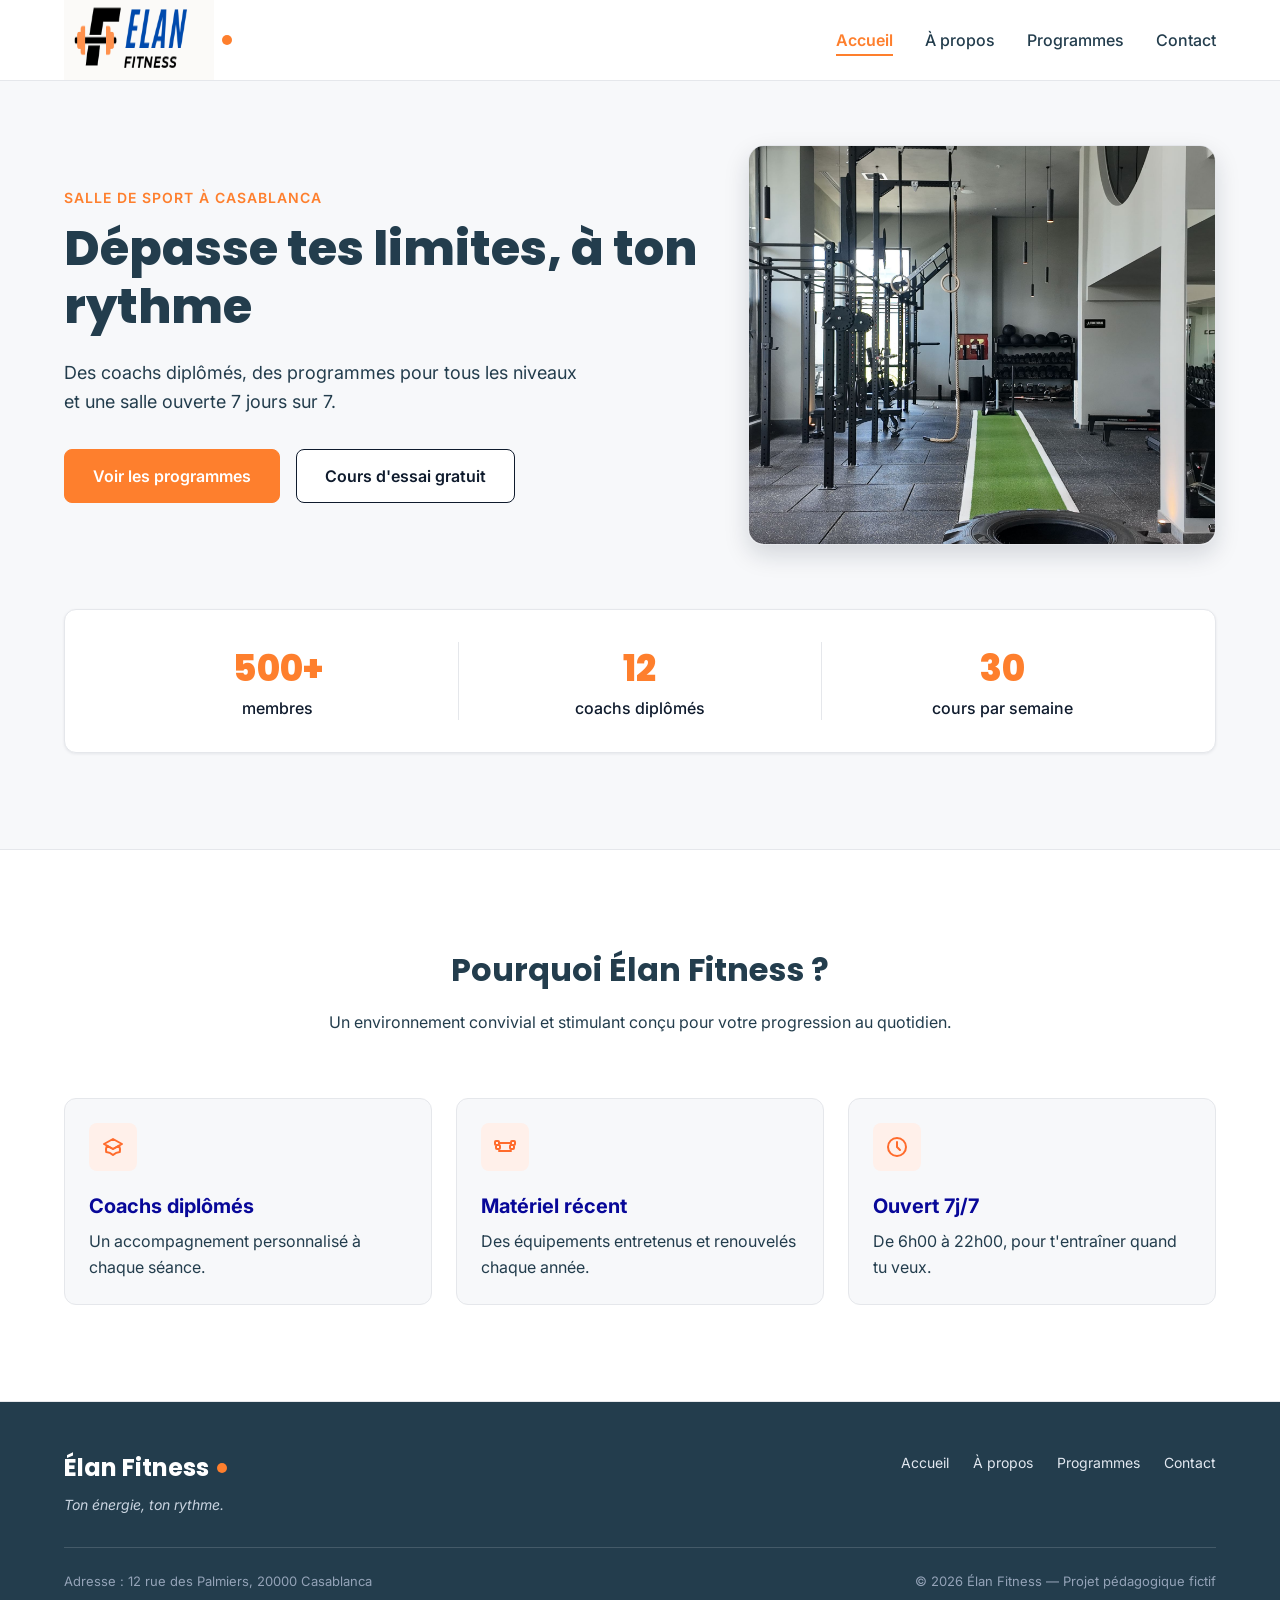
<file: index.html>
<!DOCTYPE html>
<html lang="fr">
<head>
  <meta charset="UTF-8">
  <meta name="viewport" content="width=device-width, initial-scale=1">
  <meta name="description" content="Élan Fitness, salle de sport à Casablanca : musculation, yoga, cardio et boxe fitness avec des coachs diplômés. Réservez votre cours d'essai gratuit.">
  <title>Élan Fitness | Salle de sport à Casablanca</title>
  <link rel="icon" type="image/png" href="./img/logologo.png" >
  <link rel="preconnect" href="https://fonts.googleapis.com">
  <link rel="preconnect" href="https://fonts.gstatic.com" crossorigin>
  <link href="https://fonts.googleapis.com/css2?family=Inter:wght@400;500;600&family=Poppins:wght@600;700;800&display=swap" rel="stylesheet">

  <link rel="stylesheet" href="style.css">
</head>

<body>

  <header class="en-tete">
    <div class="conteneur en-tete-contenu">
      <a href="./accueil.html" class="logo"><img src="./img/logologo.png" alt="logo du page Elan Fitness" height="80" width="150"></a>

      <nav aria-label="Navigation principale">
        <ul class="menu">
          <li><a href="./index.html" class="lien-actif">Accueil</a></li>
          <li><a href="./aPropos.html">À propos</a></li>
          <li><a href="./programme.html">Programmes</a></li>
          <li><a href="./contact.html">Contact</a></li>
      </nav>
    </div>
  </header>

  <main>

    <section id="accueil" class="hero">
      <div class="conteneur">

        <div class="hero-contenu">
          <div class="hero-texte">
            <p class="sur-titre">Salle de sport à Casablanca</p>
            <h1>Dépasse tes limites, à ton rythme</h1>
            <p class="hero-description">
              Des coachs diplômés, des programmes pour tous les niveaux et une salle ouverte 7 jours sur 7.
            </p>
            <div class="boutons">
              <a href="#programmes" class="bouton bouton-principal">Voir les programmes</a>
              <a href="#contact" class="bouton bouton-secondaire">Cours d'essai gratuit</a>
            </div>
          </div>

          <img class="hero-image" src="img/img1.jpg" alt="Des personnes s'entraînent dans une salle de sport lumineuse à Casablanca">
        </div>

        <div class="chiffres">
          <div class="chiffre">
            <p class="chiffre-nombre">500+</p>
            <p>membres</p>
          </div>
          <div class="chiffre">
            <p class="chiffre-nombre">12</p>
            <p>coachs diplômés</p>
          </div>
          <div class="chiffre">
            <p class="chiffre-nombre">30</p>
            <p>cours par semaine</p>
          </div>
        </div>

      </div>
    </section>

    <section class="section section-blanche">
      <div class="conteneur">

        <div class="section-titre">
          <h2>Pourquoi Élan Fitness ?</h2>
          <p>Un environnement convivial et stimulant conçu pour votre progression au quotidien.</p>
        </div>

        <div class="cartes">
          <article class="carte carte-avantage">
            <div class="icone"><img src="img/icone-coach.svg" alt="icone coach"></div>
            <h3>Coachs diplômés</h3>
            <p>Un accompagnement personnalisé à chaque séance.</p>
          </article>

          <article class="carte carte-avantage">
            <div class="icone"><img src="img/icone-materiel.svg" alt="icon material"></div>
            <h3>Matériel récent</h3>
            <p>Des équipements entretenus et renouvelés chaque année.</p>
          </article>

          <article class="carte carte-avantage">
            <div class="icone"><img src="img/icone-horloge.svg" alt="icon temps"></div>
            <h3>Ouvert 7j/7</h3>
            <p>De 6h00 à 22h00, pour t'entraîner quand tu veux.</p>
          </article>
        </div>

      </div>
    </section>

    

  <footer class="pied-de-page">
    <div class="conteneur">

      <div class="pied-haut">
        <div>
          <p class="logo logo-clair">Élan Fitness</p>
          <p class="slogan">Ton énergie, ton rythme.</p>
        </div>

        <nav aria-label="Navigation du pied de page">
          <ul class="menu menu-pied">
            <li><a href="./index.html">Accueil</a></li>
            <li><a href="./aPropos.html">À propos</a></li>
            <li><a href="./programme.html">Programmes</a></li>
            <li><a href="./contact.html">Contact</a></li>
          </ul>
        </nav>
      </div>

      <div class="pied-bas">
        <p>Adresse : 12 rue des Palmiers, 20000 Casablanca</p>
        <p>&copy; 2026 Élan Fitness — Projet pédagogique fictif</p>
      </div>

    </div>
  </footer>

</body>
</html>
</file>
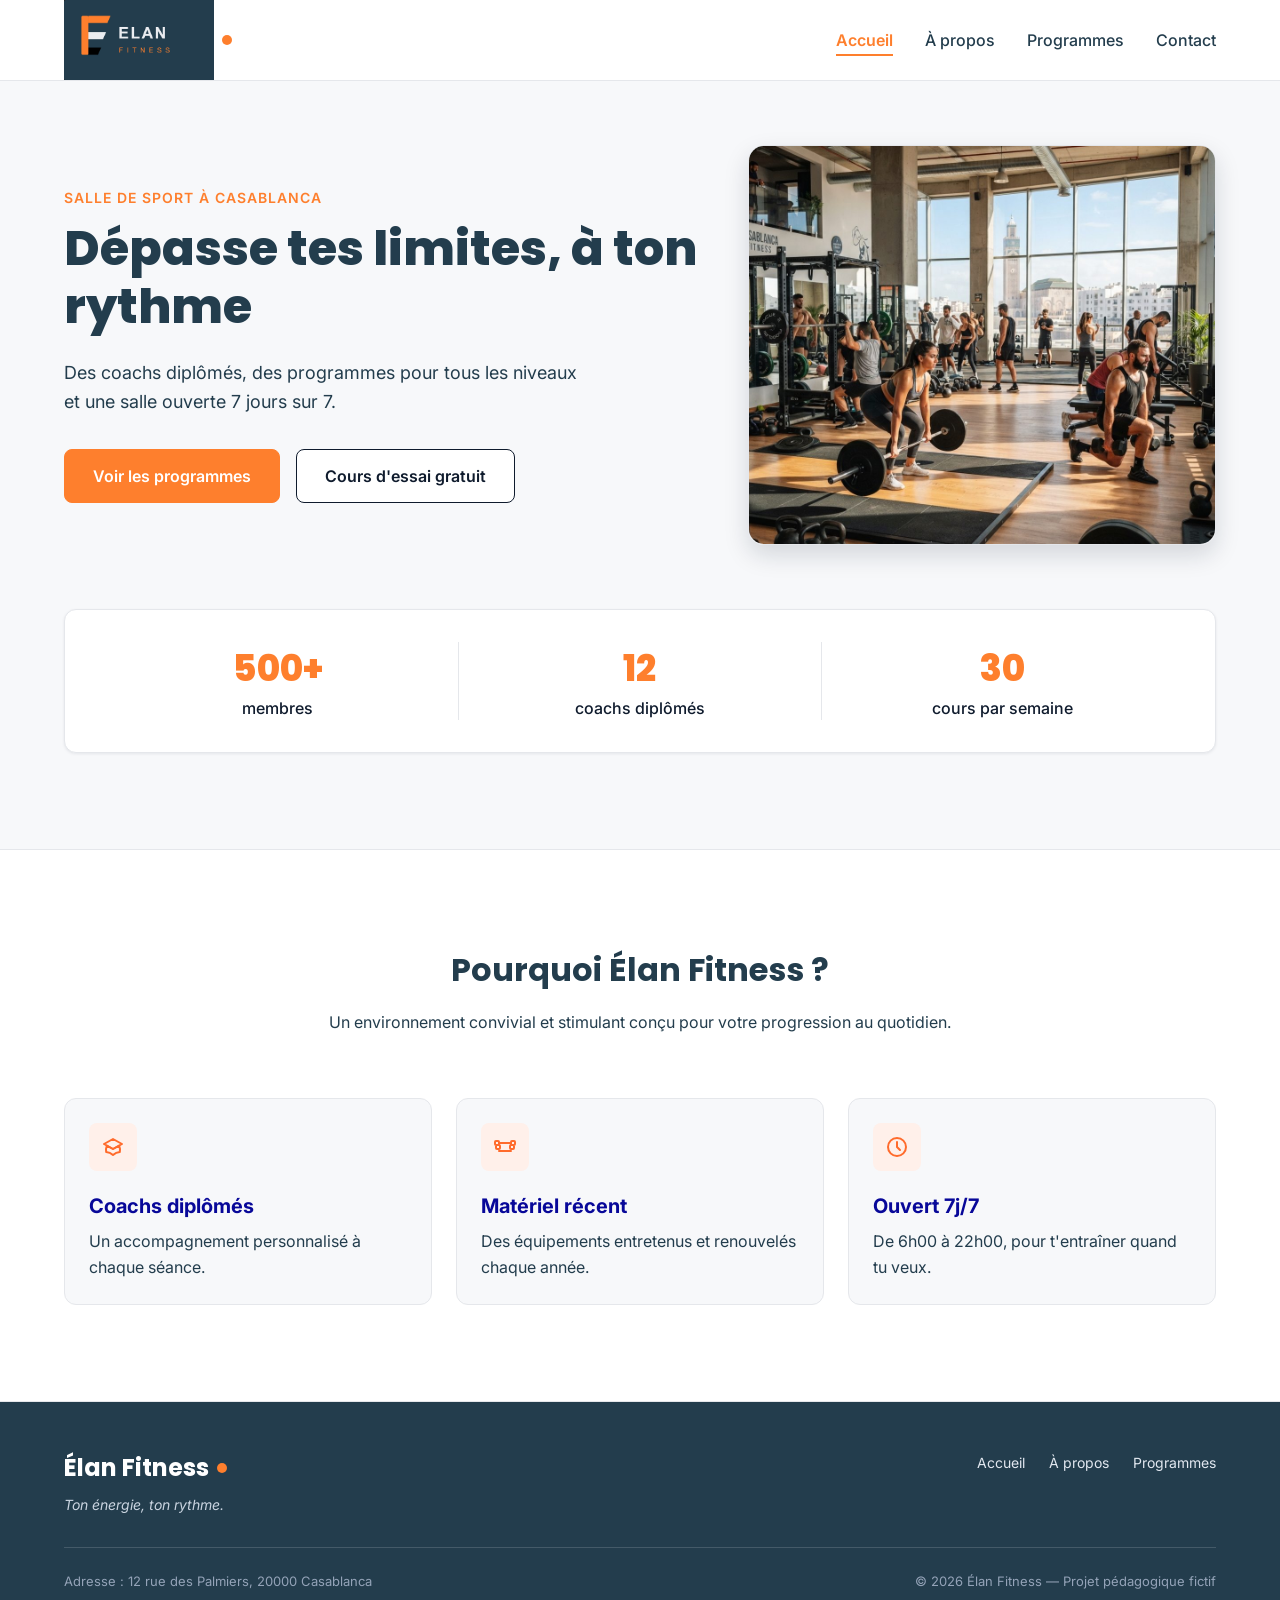
<file: accueil.html>
<!DOCTYPE html>
<html lang="fr">
<head>
  <meta charset="UTF-8">
  <meta name="viewport" content="width=device-width, initial-scale=1">
  <meta name="description" content="Élan Fitness, salle de sport à Casablanca : musculation, yoga, cardio et boxe fitness avec des coachs diplômés. Réservez votre cours d'essai gratuit.">
  <title>Élan Fitness | Salle de sport à Casablanca</title>

  <link rel="preconnect" href="https://fonts.googleapis.com">
  <link rel="preconnect" href="https://fonts.gstatic.com" crossorigin>
  <link href="https://fonts.googleapis.com/css2?family=Inter:wght@400;500;600&family=Poppins:wght@600;700;800&display=swap" rel="stylesheet">

  <link rel="stylesheet" href="style.css">
</head>

<body>

  <header class="en-tete">
    <div class="conteneur en-tete-contenu">
      <a href="./accueil.html" class="logo"><img src="./img/logo elanfitness.png" height="80px" width="150px"></a>

      <nav aria-label="Navigation principale">
        <ul class="menu">
          <li><a href="./accueil.html" class="lien-actif">Accueil</a></li>
          <li><a href="./aPropos.html">À propos</a></li>
          <li><a href="./programme.html">Programmes</a></li>
          <li><a href="./contact.html">Contact</a></li>
        </ul>
      </nav>
    </div>
  </header>

  <main>

    <section id="accueil" class="hero">
      <div class="conteneur">

        <div class="hero-contenu">
          <div class="hero-texte">
            <p class="sur-titre">Salle de sport à Casablanca</p>
            <h1>Dépasse tes limites, à ton rythme</h1>
            <p class="hero-description">
              Des coachs diplômés, des programmes pour tous les niveaux et une salle ouverte 7 jours sur 7.
            </p>
            <div class="boutons">
              <a href="#programmes" class="bouton bouton-principal">Voir les programmes</a>
              <a href="#contact" class="bouton bouton-secondaire">Cours d'essai gratuit</a>
            </div>
          </div>

          <img class="hero-image" src="img/hero.jpg" alt="Des personnes s'entraînent dans une salle de sport lumineuse à Casablanca">
        </div>

        <div class="chiffres">
          <div class="chiffre">
            <p class="chiffre-nombre">500+</p>
            <p>membres</p>
          </div>
          <div class="chiffre">
            <p class="chiffre-nombre">12</p>
            <p>coachs diplômés</p>
          </div>
          <div class="chiffre">
            <p class="chiffre-nombre">30</p>
            <p>cours par semaine</p>
          </div>
        </div>

      </div>
    </section>

    <section class="section section-blanche">
      <div class="conteneur">

        <div class="section-titre">
          <h2>Pourquoi Élan Fitness ?</h2>
          <p>Un environnement convivial et stimulant conçu pour votre progression au quotidien.</p>
        </div>

        <div class="cartes">
          <article class="carte carte-avantage">
            <div class="icone"><img src="img/icone-coach.svg" alt=""></div>
            <h3>Coachs diplômés</h3>
            <p>Un accompagnement personnalisé à chaque séance.</p>
          </article>

          <article class="carte carte-avantage">
            <div class="icone"><img src="img/icone-materiel.svg" alt=""></div>
            <h3>Matériel récent</h3>
            <p>Des équipements entretenus et renouvelés chaque année.</p>
          </article>

          <article class="carte carte-avantage">
            <div class="icone"><img src="img/icone-horloge.svg" alt=""></div>
            <h3>Ouvert 7j/7</h3>
            <p>De 6h00 à 22h00, pour t'entraîner quand tu veux.</p>
          </article>
        </div>

      </div>
    </section>

    

  <footer class="pied-de-page">
    <div class="conteneur">

      <div class="pied-haut">
        <div>
          <p class="logo logo-clair">Élan Fitness</p>
          <p class="slogan">Ton énergie, ton rythme.</p>
        </div>

        <nav aria-label="Navigation du pied de page">
          <ul class="menu menu-pied">
            <li><a href="#accueil">Accueil</a></li>
            <li><a href="#a-propos">À propos</a></li>
            <li><a href="#programmes">Programmes</a></li>
          </ul>
        </nav>
      </div>

      <div class="pied-bas">
        <p>Adresse : 12 rue des Palmiers, 20000 Casablanca</p>
        <p>&copy; 2026 Élan Fitness — Projet pédagogique fictif</p>
      </div>

    </div>
  </footer>

</body>
</html>
</file>
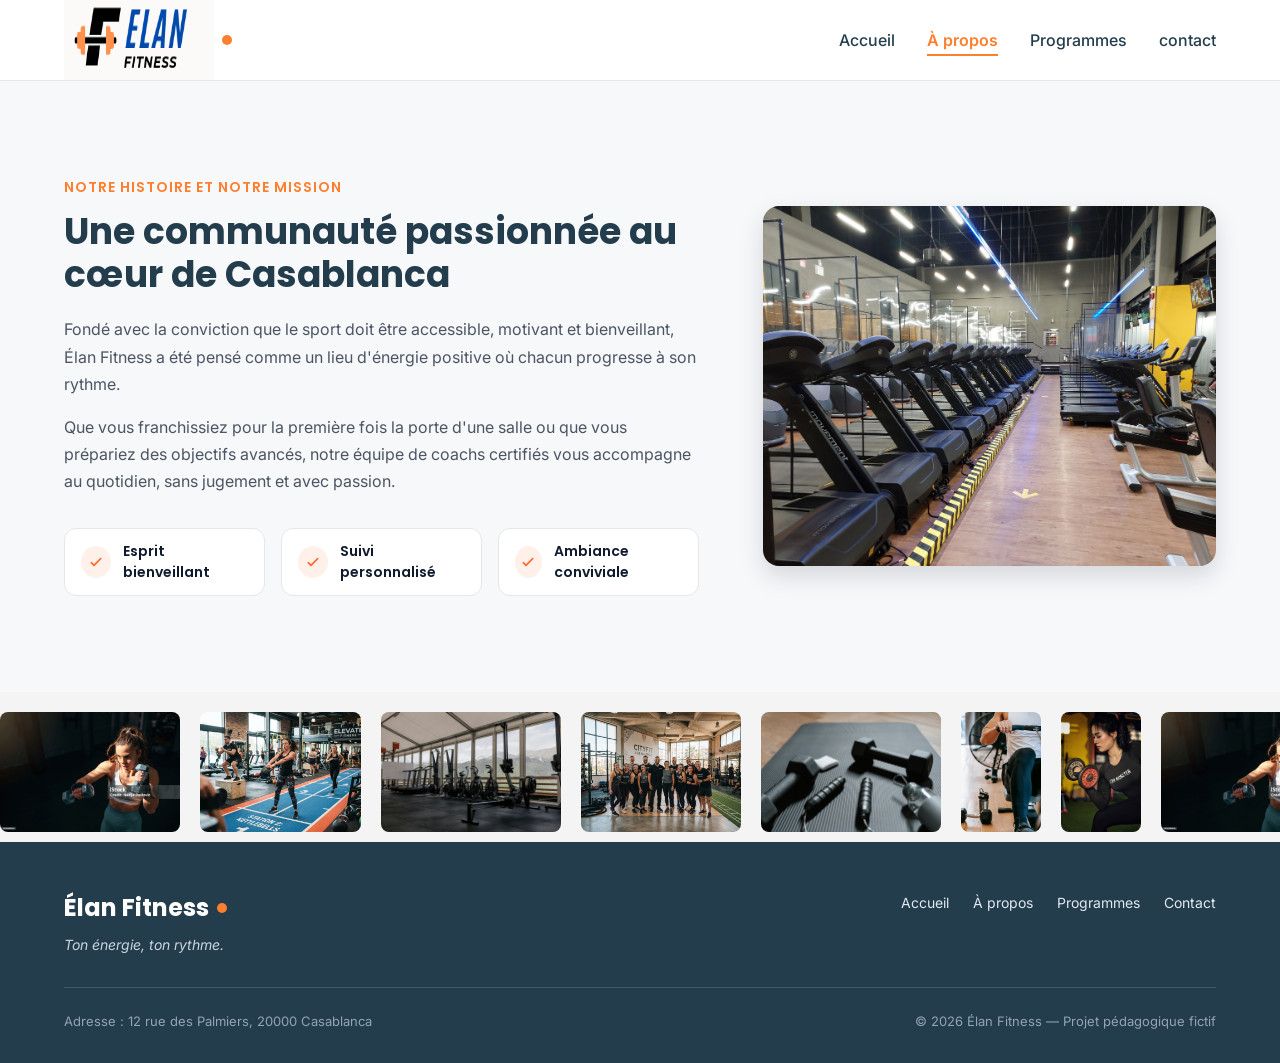
<file: aPropos.html>
<!DOCTYPE html>
<html lang="fr">
<head>
  <meta charset="UTF-8">
  <meta name="viewport" content="width=device-width, initial-scale=1">
  <meta name="description" content="Élan Fitness, salle de sport à Casablanca : musculation, yoga, cardio et boxe fitness avec des coachs diplômés. Réservez votre cours d'essai gratuit.">
  <title>Élan Fitness | Salle de sport à Casablanca</title>
  <link rel="icon" type="image/png" href="./img/logologo.png" >
  <link rel="preconnect" href="https://fonts.googleapis.com">
  <link rel="preconnect" href="https://fonts.gstatic.com" crossorigin>
  <link href="https://fonts.googleapis.com/css2?family=Inter:wght@400;500;600&family=Poppins:wght@600;700;800&display=swap" rel="stylesheet">

  <link rel="stylesheet" href="style.css">
</head>

<body>

  <header class="en-tete">
    <div class="conteneur en-tete-contenu">
      <a href="./accueil.html" class="logo"><img src="./img/logologo.png" alt="logo de la page elan fitness" height="80" width="150"></a>

      <nav aria-label="Navigation principale">
        <ul class="menu">
          <li><a href="./index.html" >Accueil</a></li>
          <li><a href="./aPropos.html" class="lien-actif">À propos</a></li>
          <li><a href="./programme.html">Programmes</a></li>
          <li><a href="./contact.html">contact</a></li>
        </ul>
      </nav>
    </div>
  </header>
  

    <section id="a-propos" class="section">
      <div class="conteneur apropos-contenu">
        <div class="apropos-texte">

          <h1 class="sur-titre">Notre histoire et notre mission</h1>
          <h2>Une communauté passionnée au cœur de Casablanca</h2>
          <p>
            Fondé avec la conviction que le sport doit être accessible, motivant et bienveillant,
            Élan Fitness a été pensé comme un lieu d'énergie positive où chacun progresse à son rythme.
          </p>
          <p>
            Que vous franchissiez pour la première fois la porte d'une salle ou que vous prépariez des
            objectifs avancés, notre équipe de coachs certifiés vous accompagne au quotidien, sans
            jugement et avec passion.
          </p>

          <ul class="valeurs">
            <li class="valeur">
              <div class="icone icone-petite"><img src="img/icone-check.svg" alt="icon check"></div>
              <span>Esprit bienveillant</span>
            </li>
            <li class="valeur">
              <div class="icone icone-petite"><img src="img/icone-check.svg" alt="icon check"></div>
              <span>Suivi personnalisé</span>
            </li>
            <li class="valeur">
              <div class="icone icone-petite"><img src="img/icone-check.svg" alt="icon check"></div>
              <span>Ambiance conviviale</span>
            </li>
          </ul>
        </div>

        <img class="apropos-image" src="img/img4.jpg" alt="L'équipe de coachs d'Élan Fitness réunie dans la salle">

      </div>
    </section>

    <div class="diaporama-container">
      <div class="diaporama-roule">
        <img src="./img/contact.jpg" alt="Image 1">
        <img src="./img/cardio.jpg" alt="Image 2">
        <img src="./img/conttact.jpg" alt="Image 3">
        <img src="./img/equipe.jpg" alt="Image 4">
        
        <img src="./img/img3.jpg" alt="Image 1">
        <img src="./img/img5.jpg" alt="Image 2">
        <img src="./img/img7.jpg" alt="Image 3">
        <img src="./img/contact.jpg" alt="Image 4">
      </div>
    </div>


    

  <footer class="pied-de-page">
    <div class="conteneur">

      <div class="pied-haut">
        <div>
          <p class="logo logo-clair">Élan Fitness</p>
          <p class="slogan">Ton énergie, ton rythme.</p>
        </div>

        <nav aria-label="Navigation du pied de page">
          <ul class="menu menu-pied">
            <li><a href="./index.html">Accueil</a></li>
            <li><a href="./aPropos.html">À propos</a></li>
            <li><a href="./programme.html">Programmes</a></li>
            <li><a href="./contact.html">Contact</a></li>
          </ul>
        </nav>
      </div>

      <div class="pied-bas">
        <p>Adresse : 12 rue des Palmiers, 20000 Casablanca</p>
        <p>&copy; 2026 Élan Fitness — Projet pédagogique fictif</p>
      </div>

    </div>
  </footer>

</body>
</html>
</file>
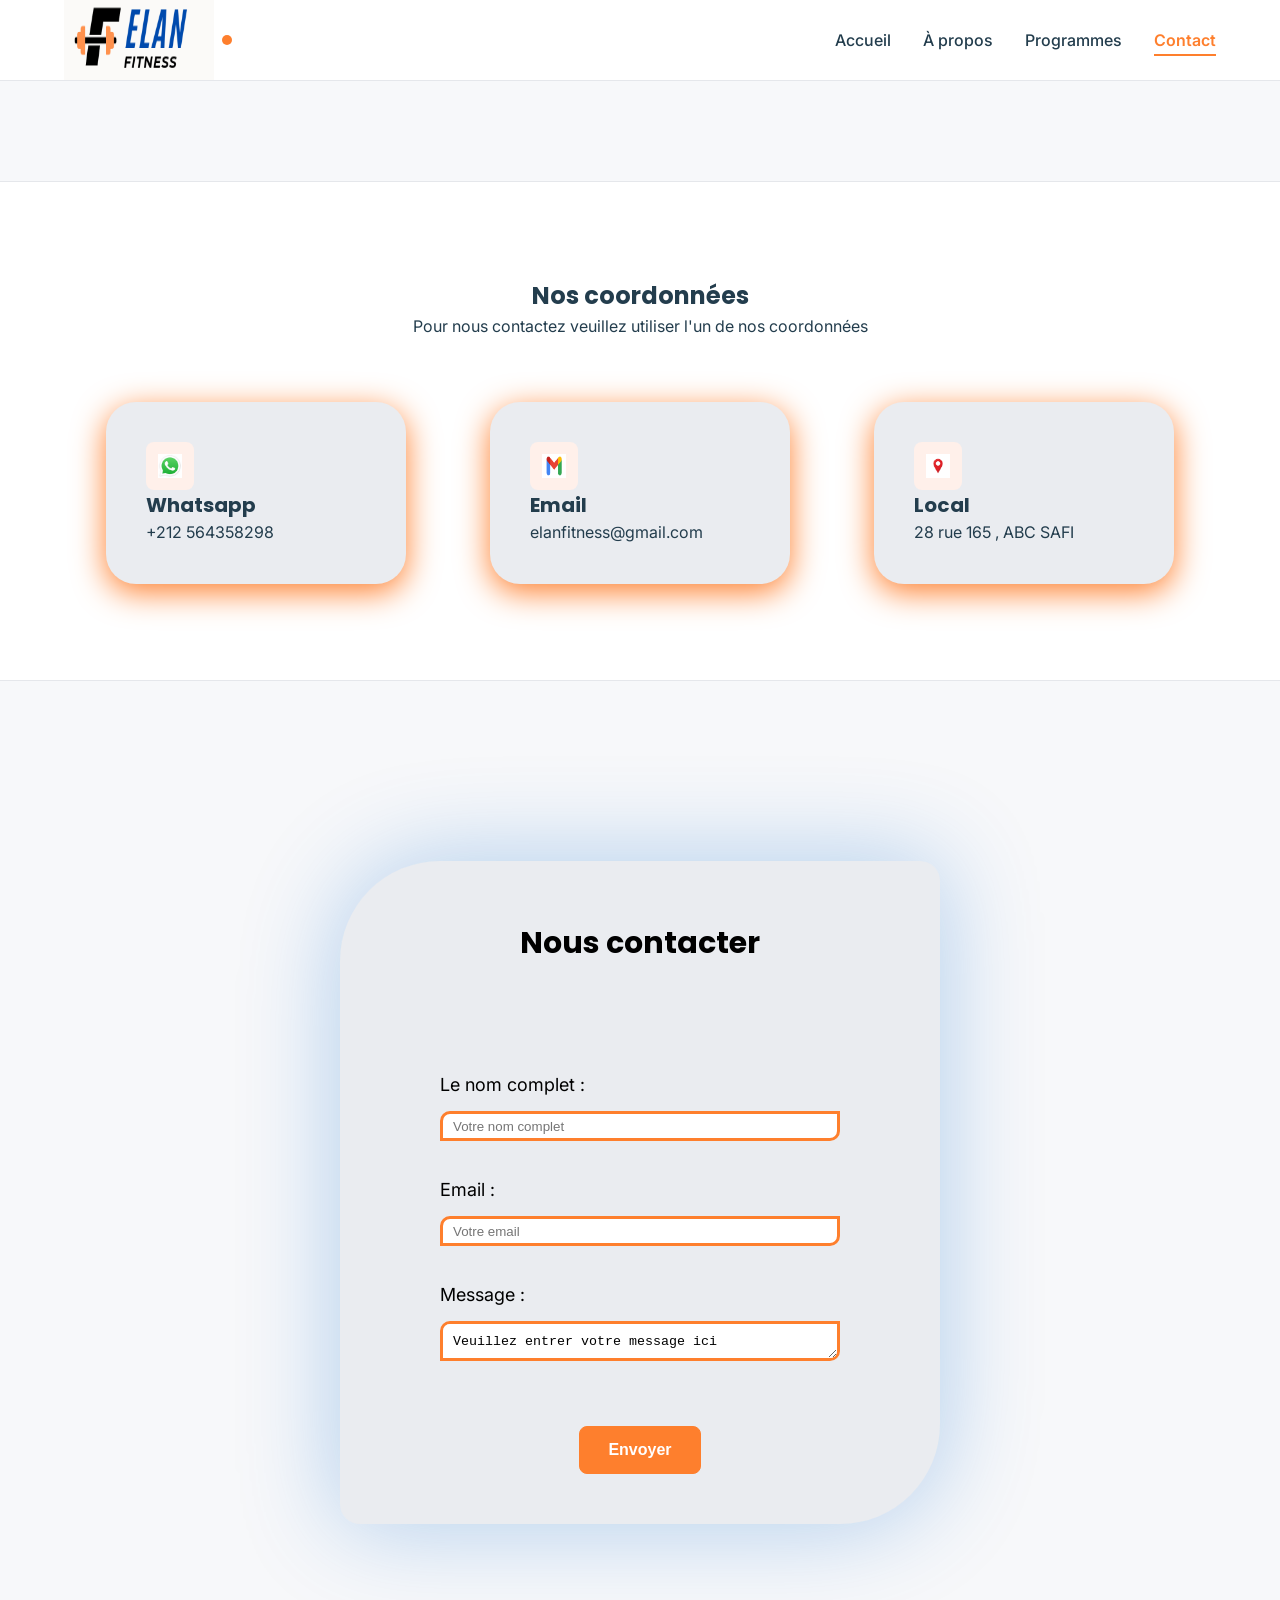
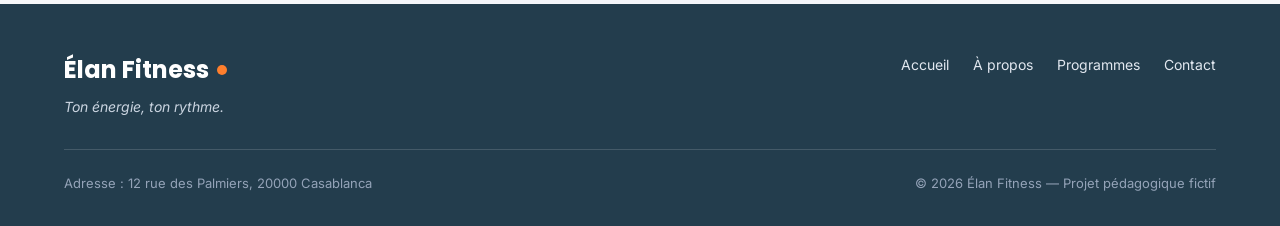
<file: contact.html>
<!DOCTYPE html>
<html lang="fr">
<head>
  <meta charset="UTF-8">
  <meta name="viewport" content="width=device-width, initial-scale=1">
  <meta name="description" content="Élan Fitness, salle de sport à Casablanca : musculation, yoga, cardio et boxe fitness avec des coachs diplômés. Réservez votre cours d'essai gratuit.">
  <title>Élan Fitness | Salle de sport à Casablanca</title>
  <link rel="icon" type="image/png" href="./img/logologo.png" >
  <link rel="preconnect" href="https://fonts.googleapis.com">
  <link rel="preconnect" href="https://fonts.gstatic.com" crossorigin>
  <link href="https://fonts.googleapis.com/css2?family=Inter:wght@400;500;600&family=Poppins:wght@600;700;800&display=swap" rel="stylesheet">

  <link rel="stylesheet" href="style.css">
  <link rel="stylesheet" href="contact.css">
</head>

<body>
  <header class="en-tete">
    <div class="conteneur en-tete-contenu">
      <a href="./accueil.html" class="logo"><img src="./img/logologo.png" alt="logo de la page elan fitness" height="80" width="150"></a>

      <nav aria-label="Navigation principale">
        <ul class="menu">
          <li><a href="./index.html">Accueil</a></li>
          <li><a href="./aPropos.html">À propos</a></li>
          <li><a href="./programme.html">Programmes</a></li>
          <li><a href="./contact.html" class="lien-actif">Contact</a></li>
        </ul>
      </nav>
    </div>
  </header>
  <div class="anima-conteneur">
    <div class="anima"></div> 
    <div class="anima"></div>
  </div>
   <section class="section section-blanche">
      <div class="conteneur">

        <div class="section-titre">
          <h1>Nos coordonnées </h1>
          <p>Pour nous contactez veuillez utiliser l'un de nos coordonnées</p>
        </div>

        <!--
        <div class="cartes">
          <article class="carte carte-avantage">
            <div class="icone"><img src="img/wtsp.jfif" alt="icon wtsp"></div>
            <h2>Whatsapp</h2>
            <p>+212 564358298</p>
          </article>

          <article class="carte carte-avantage">
            <div class="icone"><img src="img/gmail.png" alt="icon email"></div>
            <h2>Email</h2>
            <p>elanfitness@gmail.com</p>
          </article>

          <article class="carte carte-avantage">
            <div class="icone"><img src="img/local.png" alt="icon local"></div>
            <h2>Local</h2>
            <p>28 rue 165 , ABC SAFI</p>
          </article>
        </div>-->
        <div class="carte-container">
          <article class="carte-pre">
            <div class="icone"><img src="img/wtsp.jfif" alt="icon wtsp"></div>
            <h2>Whatsapp</h2>
            <p>+212 564358298</p>
          </article>

          <article class="carte-deu">
            <div class="icone"><img src="img/gmail.png" alt="icon email"></div>
            <h2>Email</h2>
            <p>elanfitness@gmail.com</p>
          </article>

          <article class="carte-trois">
            <div class="icone"><img src="img/local.png" alt="icon local"></div>
            <h2>Local</h2>
            <p>28 rue 165 , ABC SAFI</p>
          </article>
        </div>

      </div>
    </section>
    <div class="anima-conteneur">
      <div class="anima"></div> 
      <div class="anima"></div>
    </div>
     <section id="form-section">
      <form class="form-contact">
        <h2 id="contact-nous">Nous contacter</h2>
          <div class="input-div"> 
            <label>Le nom complet :</label>
            <input class="input-name" type="text" placeholder="Votre nom complet" required>
          </div>
          <div class="input-div"> 
            <label>Email :</label>
            <input class="input-name" type="text" placeholder="Votre email" required>
          </div>
          <div class="input-div">
            <label>Message :</label>
            <textarea id="input-msg" required>Veuillez entrer votre message ici</textarea>
          </div>

          <button class="bouton bouton-principal" type="submit">Envoyer</button>
      </form>
    </section>
<!-- <section>
    
    <form class="form-contact">
      <h2 id="contact-nous">Nous contacter</h2>
        <div class="input-div"> 
          <label>Le nom complet :</label>
          <input class="input-name" type="text" placeholder="Votre nom complet">
        </div>
        <div class="input-div"> 
          <label>Email :</label>
          <input class="input-name" type="text" placeholder="Votre email">
        </div>
        <div class="input-div">
          <label>Message :</label>
          <textarea id="input-msg">Veuillez entrer votre message</textarea>
        </div>

        <button class="bouton bouton-principal" type="submit">Envoyer</button>
    </form>
  </section>-->





  <footer class="pied-de-page">
    <div class="conteneur">

      <div class="pied-haut">
        <div>
          <p class="logo logo-clair">Élan Fitness</p>
          <p class="slogan">Ton énergie, ton rythme.</p>
        </div>

        <nav aria-label="Navigation du pied de page">
          <ul class="menu menu-pied">
            <li><a href="./index.html">Accueil</a></li>
            <li><a href="./aPropos.html">À propos</a></li>
            <li><a href="./programme.html">Programmes</a></li>
            <li><a href="./contact.html">Contact</a></li>
          </ul>
        </nav>
      </div>

      <div class="pied-bas">
        <p>Adresse : 12 rue des Palmiers, 20000 Casablanca</p>
        <p>&copy; 2026 Élan Fitness — Projet pédagogique fictif</p>
      </div>

    </div>
  </footer>

</body>
</html>
</file>
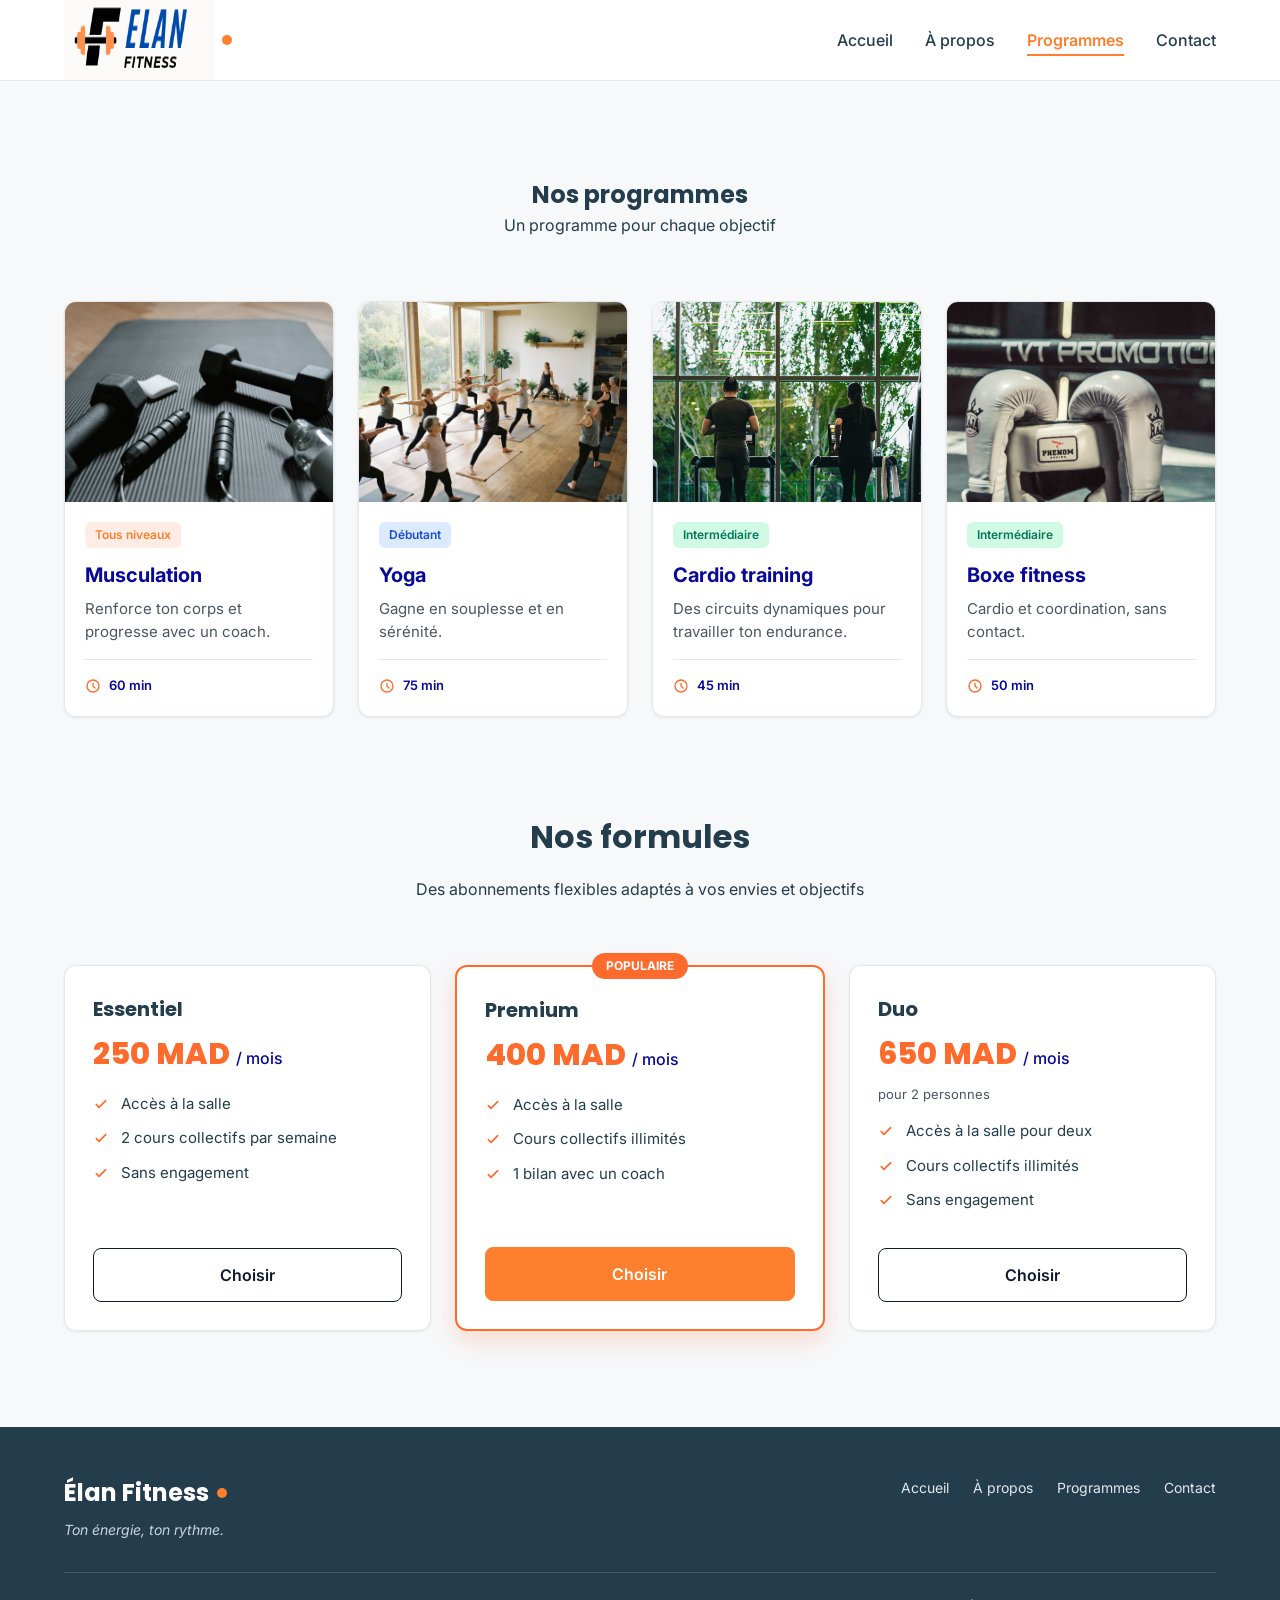
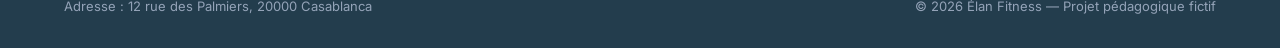
<file: programme.html>
<!DOCTYPE html>
<html lang="fr">
<head>
  <meta charset="UTF-8">
  <meta name="viewport" content="width=device-width, initial-scale=1">
  <meta name="description" content="Élan Fitness, salle de sport à Casablanca : musculation, yoga, cardio et boxe fitness avec des coachs diplômés. Réservez votre cours d'essai gratuit.">
  <title>Élan Fitness | Salle de sport à Casablanca</title>
  <link rel="icon" type="image/png" href="./img/logologo.png" >
  <link rel="preconnect" href="https://fonts.googleapis.com">
  <link rel="preconnect" href="https://fonts.gstatic.com" crossorigin>
  <link href="https://fonts.googleapis.com/css2?family=Inter:wght@400;500;600&family=Poppins:wght@600;700;800&display=swap" rel="stylesheet">

  <link rel="stylesheet" href="style.css">
</head>

<body>

  <header class="en-tete">
    <div class="conteneur en-tete-contenu">
      <a href="./accueil.html" class="logo"><img src="./img/logologo.png" alt="logo de la page elan fitness" height="80" width="150"></a>

      <nav aria-label="Navigation principale">
        <ul class="menu">
          <li><a href="./index.html" >Accueil</a></li>
          <li><a href="./aPropos.html">À propos</a></li>
          <li><a href="./programme.html" class="lien-actif">Programmes</a></li>
          <li><a href="./contact.html">Contact</a></li>
        </ul>
      </nav>
    </div>
  </header>
  
  <main>
    <section id="programmes" class="section">
      <div class="conteneur">

        <div class="section-titre">
          <h1>Nos programmes</h1>
          <p>Un programme pour chaque objectif</p>
        </div>

        <div class="cartes">

          <article class="carte carte-programme">
            <img src="img/img3.jpg" alt="Une sportive soulève des haltères dans l'espace musculation">
            <div class="programme-corps">
              <span class="etiquette etiquette-orange">Tous niveaux</span>
              <h3>Musculation</h3>
              <p>Renforce ton corps et progresse avec un coach.</p>
              <p class="duree"><img src="img/icone-duree.svg" alt="icon duree">60 min</p>
            </div>
          </article>

          <article class="carte carte-programme">
            <img src="img/yoga.jpg" alt="Un groupe pratique le yoga sur des tapis dans une salle lumineuse">
            <div class="programme-corps">
              <span class="etiquette etiquette-bleue">Débutant</span>
              <h3>Yoga</h3>
              <p>Gagne en souplesse et en sérénité.</p>
              <p class="duree"><img src="img/icone-duree.svg" alt="icon duree">75 min</p>
            </div>
          </article>

          <article class="carte carte-programme">
            <img src="img/img6.jpg" alt="Des sportifs suivent un circuit de cardio training avec des kettlebells">
            <div class="programme-corps">
              <span class="etiquette etiquette-verte">Intermédiaire</span>
              <h3>Cardio training</h3>
              <p>Des circuits dynamiques pour travailler ton endurance.</p>
              <p class="duree"><img src="img/icone-duree.svg" alt="icon duree">45 min</p>
            </div>
          </article>

          <article class="carte carte-programme">
            <img src="img/img8.jpg" alt="Une sportive frappe un sac de frappe pendant un cours de boxe fitness">
            <div class="programme-corps">
              <span class="etiquette etiquette-verte">Intermédiaire</span>
              <h3>Boxe fitness</h3>
              <p>Cardio et coordination, sans contact.</p>
              <p class="duree"><img src="img/icone-duree.svg" alt="icon duree">50 min</p>
            </div>
          </article>

        </div>

        <div class="formules">

          <div class="section-titre">
            <h2>Nos formules</h2>
            <p>Des abonnements flexibles adaptés à vos envies et objectifs</p>
          </div>

          <div class="cartes">

            <article class="carte formule">
              <h4>Essentiel</h4>
              <p class="prix">250 MAD <span>/ mois</span></p>
              <ul class="formule-liste">
                <li>Accès à la salle</li>
                <li>2 cours collectifs par semaine</li>
                <li>Sans engagement</li>
              </ul>
              <a href="#contact" class="bouton bouton-secondaire">Choisir</a>
            </article>

            <article class="carte formule formule-populaire">
              <p class="badge-populaire">Populaire</p>
              <h4>Premium</h4>
              <p class="prix">400 MAD <span>/ mois</span></p>
              <ul class="formule-liste">
                <li>Accès à la salle</li>
                <li>Cours collectifs illimités</li>
                <li>1 bilan avec un coach</li>
              </ul>
              <a href="#contact" class="bouton bouton-principal">Choisir</a>
            </article>

            <article class="carte formule">
              <h4>Duo</h4>
              <p class="prix">650 MAD <span>/ mois</span></p>
              <p class="prix-note">pour 2 personnes</p>
              <ul class="formule-liste">
                <li>Accès à la salle pour deux</li>
                <li>Cours collectifs illimités</li>
                <li>Sans engagement</li>
              </ul>
              <a href="#contact" class="bouton bouton-secondaire">Choisir</a>
            </article>

          </div>
        </div>

      </div>
    </section>

  </main>

  <footer class="pied-de-page">
    <div class="conteneur">

      <div class="pied-haut">
        <div>
          <p class="logo logo-clair">Élan Fitness</p>
          <p class="slogan">Ton énergie, ton rythme.</p>
        </div>

        <nav aria-label="Navigation du pied de page">
          <ul class="menu menu-pied">
            <li><a href="./index.html">Accueil</a></li>
            <li><a href="./aPropos.html">À propos</a></li>
            <li><a href="./programme.html">Programmes</a></li>
            <li><a href="./contact.html">Contact</a></li>
          </ul>
        </nav>
      </div>

      <div class="pied-bas">
        <p>Adresse : 12 rue des Palmiers, 20000 Casablanca</p>
        <p>&copy; 2026 Élan Fitness — Projet pédagogique fictif</p>
      </div>

    </div>
  </footer>

</body>
</html>
</file>
<file: style.css>
* {
  box-sizing: border-box;
  margin: 0;
  padding: 0;
}

html {
  display: flex;
  scroll-behavior: smooth;
}
@media (min-width :600px ) {
  html{
    flex-direction: column;
  }
}

body {
  font-family: 'Inter', Arial, sans-serif;
  font-size: 16px;
  line-height: 1.5;
  color: #233D4D;
  background-color: #F7F8FA;
}

h1, h2, h4 {
  font-family: 'Poppins', Arial, sans-serif;
  color: #233D4D;
}
h3{
  color:  rgb(8, 8, 153);
}

a {
  color: inherit;
  text-decoration: none;
}

ul {
  list-style: none;
}

img {
  display: block;
  max-width: 100%;
}

a:focus-visible,
button:focus-visible {
  outline: 3px solid #FE7F2D;
  outline-offset: 2px;
}

.conteneur {
  width: 100%;
  max-width: 1200px;
  margin: 0 auto;
  padding: 0 24px;
}

.section {
  padding: 96px 0;
}

.section-blanche {
  background-color: #FFFFFF;
  border-top: 1px solid #E5E7EB;
  border-bottom: 1px solid #E5E7EB;
}

.section-titre {
  max-width: 640px;
  margin: 0 auto 64px;
  text-align: center;
}

.section-titre h2 {
  font-size: 32px;
  margin-bottom: 16px;
}

.section-titre h3 {
  font-size: 26px;
  margin-bottom: 12px;
}

.section-titre p {
  color: #233D4D;
}

.sur-titre {
  font-size: 14px;
  font-weight: 600;
  color: #FE7F2D;
  text-transform: uppercase;
  letter-spacing: 1px;
  margin-bottom: 12px;
}

.bouton {
  display: inline-block;
  padding: 14px 28px;
  border-radius: 8px;
  font-size: 16px;
  font-weight: 600;
  text-align: center;
  cursor: pointer;
}

.bouton-principal {
  background-color: #FE7F2D;
  border: 1px solid #FE7F2D;
  color: #FFFFFF;
}

.bouton-principal:hover {
  background-color: #FE7F2D;
}

.bouton-secondaire {
  background-color: #FFFFFF;
  border: 1px solid #0F1B2D;
  color: #0F1B2D;
}

.bouton-secondaire:hover {
  background-color: #F3F4F6;
}

.cartes {
  display: flex;
  gap: 24px;
}

.carte {
  flex: 1;
  background-color: #FFFFFF;
  border: 1px solid #E5E7EB;
  border-radius: 12px;
  box-shadow: 0 1px 3px rgba(15, 27, 45, 0.08);
}

.icone {
  width: 48px;
  height: 48px;
  background-color: #FFF0EA;
  border-radius: 8px;
  display: flex;
  align-items: center;
  justify-content: center;
}

.icone img {
  width: 24px;
  height: 24px;
}

.icone-petite {
  width: 32px;
  height: 32px;
  border-radius: 50%;
}

.icone-petite img {
  width: 16px;
  height: 16px;
}

.en-tete {
  position: sticky;
  top: 0;
  z-index: 10;
  background-color: #FFFFFF;
  border-bottom: 1px solid #E5E7EB;
}

.en-tete-contenu {
  height: 80px;
  display: flex;
  align-items: center;
  justify-content: space-between;
}

.logo {
  display: flex;
  align-items: center;
  font-family: 'Poppins', Arial, sans-serif;
  font-size: 24px;
  font-weight: 700;
  color: #0F1B2D;
}

.logo::after {
  content: "";
  width: 10px;
  height: 10px;
  margin-left: 8px;
  background-color: #FE7F2D;
  border-radius: 50%;
}

.menu {
  display: flex;
  gap: 32px;
}

.menu a {
  font-weight: 500;
  padding-bottom: 4px;
  border-bottom: 2px solid transparent;
}

.menu a:hover {
  color: #FE7F2D;
}

.menu .lien-actif {
  color: #FE7F2D;
  font-weight: 600;
  border-bottom-color: #FE7F2D;
}

.hero {
  padding: 64px 0 96px;
}

.hero-contenu {
  display: flex;
  align-items: center;
  gap: 32px;
}

.hero-texte {
  flex: 7;
}

.hero-texte h1 {
  font-size: 48px;
  font-weight: 800;
  line-height: 1.2;
  margin-bottom: 24px;
}

.hero-description {
  max-width: 520px;
  font-size: 18px;
  line-height: 1.6;
  color: #233D4D;
  margin-bottom: 32px;
}

.boutons {
  display: flex;
  flex-wrap: wrap;
  gap: 16px;
}

.hero-image {
  flex: 5;
  min-width: 0;
  height: 400px;
  object-fit: cover;
  border-radius: 16px;
  border: 1px solid #E5E7EB;
  box-shadow: 0 10px 25px rgba(15, 27, 45, 0.15);
}

.chiffres {
  display: flex;
  margin-top: 64px;
  padding: 32px;
  background-color: #FFFFFF;
  border: 1px solid #E5E7EB;
  border-radius: 12px;
  box-shadow: 0 1px 3px rgba(15, 27, 45, 0.08);
}

.chiffre {
  flex: 1;
  text-align: center;
  font-weight: 500;
  color: #0F1B2D;
}

.chiffre + .chiffre {
  border-left: 1px solid #E5E7EB;
}

.chiffre-nombre {
  font-family: 'Poppins', Arial, sans-serif;
  font-size: 36px;
  font-weight: 800;
  color: #FE7F2D;
}

.carte-avantage {
  padding: 24px;
  background-color: #F7F8FA;
  box-shadow: none;
}

.carte-avantage .icone {
  margin-bottom: 20px;
}

.carte-avantage h3 {
  font-size: 20px;
  margin-bottom: 8px;
}

.carte-avantage p {
  color: #233D4D;
  line-height: 1.6;
}

.apropos-contenu {
  display: flex;
  align-items: center;
  gap: 64px;
}

.apropos-texte {
  flex: 7;
}

.apropos-texte h2 {
  font-size: 36px;
  line-height: 1.2;
  margin-bottom: 20px;
}

.apropos-texte p {
  color: #4B5563;
  line-height: 1.7;
  margin-bottom: 16px;
}

.valeurs {
  display: flex;
  gap: 16px;
  margin-top: 32px;
}

.valeur {
  flex: 1;
  display: flex;
  align-items: center;
  gap: 12px;
  padding: 12px 16px;
  background-color: #FFFFFF;
  border: 1px solid #E5E7EB;
  border-radius: 12px;
  font-family: 'Poppins', Arial, sans-serif;
  font-size: 14px;
  font-weight: 600;
  color: #0F1B2D;
}

.apropos-image {
  flex: 5;
  min-width: 0;
  height: 360px;
  object-fit: cover;
  border-radius: 16px;
  box-shadow: 0 10px 25px rgba(15, 27, 45, 0.15);
}

.carte-programme {
  display: flex;
  flex-direction: column;
  overflow: hidden;
}

.carte-programme > img {
  width: 100%;
  height: 200px;
  object-fit: cover;
}

.programme-corps {
  flex: 1;
  display: flex;
  flex-direction: column;
  padding: 20px;
}

.programme-corps h3 {
  font-size: 20px;
  margin-bottom: 8px;
}

.programme-corps p {
  font-size: 15px;
  color: #4B5563;
}

.etiquette {
  align-self: flex-start;
  padding: 4px 10px;
  margin-bottom: 12px;
  border-radius: 6px;
  font-size: 12px;
  font-weight: 600;
}

.etiquette-orange {
  background-color: #FFEDE5;
  color: #FE7F2D;
}

.etiquette-bleue {
  background-color: #DBEAFE;
  color: #1D4ED8;
}

.etiquette-verte {
  background-color: #D1FAE5;
  color: #047857;
}

.programme-corps .duree {
  display: flex;
  align-items: center;
  gap: 8px;
  margin-top: auto;
  padding-top: 16px;
  border-top: 1px solid #E5E7EB;
  font-size: 13px;
  font-weight: 600;
  color: rgb(8, 8, 153);
}

.programme-corps h3 + p {
  margin-bottom: 16px;
}

.duree img {
  width: 16px;
  height: 16px;
}

.formules {
  margin-top: 96px;
}

.formule {
  position: relative;
  display: flex;
  flex-direction: column;
  padding: 28px;
}

.formule h4 {
  font-size: 20px;
}

.prix {
  margin: 8px 0 16px;
  font-family: 'Poppins', Arial, sans-serif;
  font-size: 30px;
  font-weight: 800;
  color: #FF6B2C;
}

.prix span {
  font-family: 'Inter', Arial, sans-serif;
  font-size: 16px;
  font-weight: 500;
  color:  rgb(8, 8, 153)
;
}

.prix-note {
  margin: -8px 0 16px;
  font-size: 13px;
  color: #4B5563;
}

.formule-liste {
  flex: 1;
  margin-bottom: 24px;
}

.formule-liste li {
  padding-left: 28px;
  margin-bottom: 12px;
  font-size: 15px;
  background-image: url('img/icone-check.svg');
  background-repeat: no-repeat;
  background-position: left center;
  background-size: 16px;
}

.formule .bouton {
  display: block;
}

.formule-populaire {
  border: 2px solid #FF6B2C;
  box-shadow: 0 10px 25px rgba(255, 107, 44, 0.2);
}

.badge-populaire {
  position: absolute;
  top: -14px;
  left: 50%;
  transform: translateX(-50%);
  padding: 4px 14px;
  background-color: #FF6B2C;
  border-radius: 999px;
  font-size: 12px;
  font-weight: 700;
  text-transform: uppercase;
  color: #FFFFFF;
}

.pied-de-page {
  padding: 48px 0 32px;
  background-color: #233D4D;
  color: #FFFFFF;
}

.pied-haut {
  display: flex;
  justify-content: space-between;
  align-items: flex-start;
  padding-bottom: 32px;
  border-bottom: 1px solid rgba(255, 255, 255, 0.15);
}

.logo-clair {
  color: #FFFFFF;
}

.slogan {
  margin-top: 8px;
  font-size: 14px;
  font-style: italic;
  color: #CBD5E1;
}

.menu-pied {
  gap: 24px;
}

.menu-pied a {
  font-size: 14px;
  font-weight: 400;
  color: #E2E8F0;
}

.pied-bas {
  display: flex;
  justify-content: space-between;
  margin-top: 24px;
  font-size: 13px;
  color: #94A3B8;
}



.diaporama-container {
  width: 100%;
  height: 150px;
  background: #f4f4f4;
  padding: 20px 0;
}

.diaporama-roule {
  display: flex;
  gap: 20px;         
  animation: rouleInfiniment 15s linear infinite;
}

.diaporama-roule img {
  height: 120px;
  width: auto;
  border-radius: 8px;
}

.diaporama-container:hover .diaporama-roule {
  animation-play-state: paused;
}

@keyframes rouleInfiniment {
  0% {
    transform: translateX(0);
  }
  100% {
    transform: translateX(-50%);
  }
}

.cartes{
  display: flex;
}
@media (max-width : 600px){
  .cartes{
    flex-direction: column;
  }
}
</file>
<file: contact.css>
#form-section { 
    background-position: center;
    background-repeat: no-repeat;
    background-size: 60% ;
    padding: 80px 0; 
    border-radius :400px 0  ;
   
}
.carte-container{
    display: flex;
}


@media (max-width : 600px){
    .carte-container{
        flex-direction: column;
    }
    .carte-pre , .carte-deu , .carte-trois{
        margin: 10px auto;
    }

}
.form-contact {
    background-color: #EAECF0;

    width: 600px;
    margin: 0 auto;
    padding: 50px;

    display: flex;
    flex-direction: column;
    gap: 15px;
    justify-content: center;
    align-items: center;

    border-radius: 100px 20px;
    box-shadow: 0 0 100px rgba(0, 102, 204, 0.3) ;
}

.input-name{
    width: 400px;
    height: 30px;
    border-radius: 10px 0 10px 0 ;
    padding: 10px;
    border: #FE7F2D 3px solid;

}

#input-msg{
    width: 400px;
    height: 40px;
    border-radius: 10px 0 10px 0 ;
    padding: 10px ;
    border: #FE7F2D 3px solid;
}
button{
    margin-top: 40px;
}

#contact-nous{
    color:  #000000 ;
    margin-bottom: 70px;
    padding: 10px;
    border-radius: 10px;
    font-size: 30px;

}
label{
    color:  #000000;
    font-size: large;
}
.input-div{
    display: flex;
    flex-direction: column;
    gap: 13px;

    padding: 10px;
    border-radius: 10px;
}
#local-map{
    display: flex;
    flex-direction: column;
    gap: 50px;
    align-items: center;
    margin-top: 100px;
    background-color: #EAECF0 ; 
    /*
    
    animation-name: myAnimation;
    animation-duration:5s ;*/
    padding: 100px;
}
/*
@keyframes myAnimation {
    from{background-color:#EAECF0 ;}
    to{background-color: #FE7F2D;}
}*/
h2{
    font-size: 20px;
}
.anima {
    width: 100px; 
    height: 100px;
    background-color: #FE7F2D;
    position: relative;
    animation-name: myAnimation;
    animation-duration: 5s;
    animation-fill-mode: forwards; 
  
}

@keyframes myAnimation {
    0%   {background-color: rgba(0, 0, 0, 0); left:0px; top:0px; opacity: 1; visibility: visible;}
    25%  {background-color: #FE7F2D; left:200px; top:0px;}
    50%  {background-color: rgba(0, 0, 0, 0); left:200px; top:200px;}
    75%  {background-color: #FE7F2D; left:0px; top:200px; opacity: 1;}
    100% {background-color: rgba(0, 0, 0, 0); left:0px; top:0px; opacity: 0; visibility: hidden;}
}
.anima-conteneur{
    display: flex;
    justify-content:space-between;
}

input:focus {
  outline: none; 
  border-color:  #233D4D;
  box-shadow: 0 0 5px rgba(0, 102, 204, 0.3);
}

input:hover {
  border-color: #888;
}
.carte-container{
    display: flex;
    justify-content: space-around;
}
.carte-pre , .carte-deu , .carte-trois{
    background-color: #EAECF0;
    box-shadow: 0 8px 32px 0 #FE7F2D;
    padding: 40px;
    border-radius: 30px;
    width: 300px;
}
</file>
